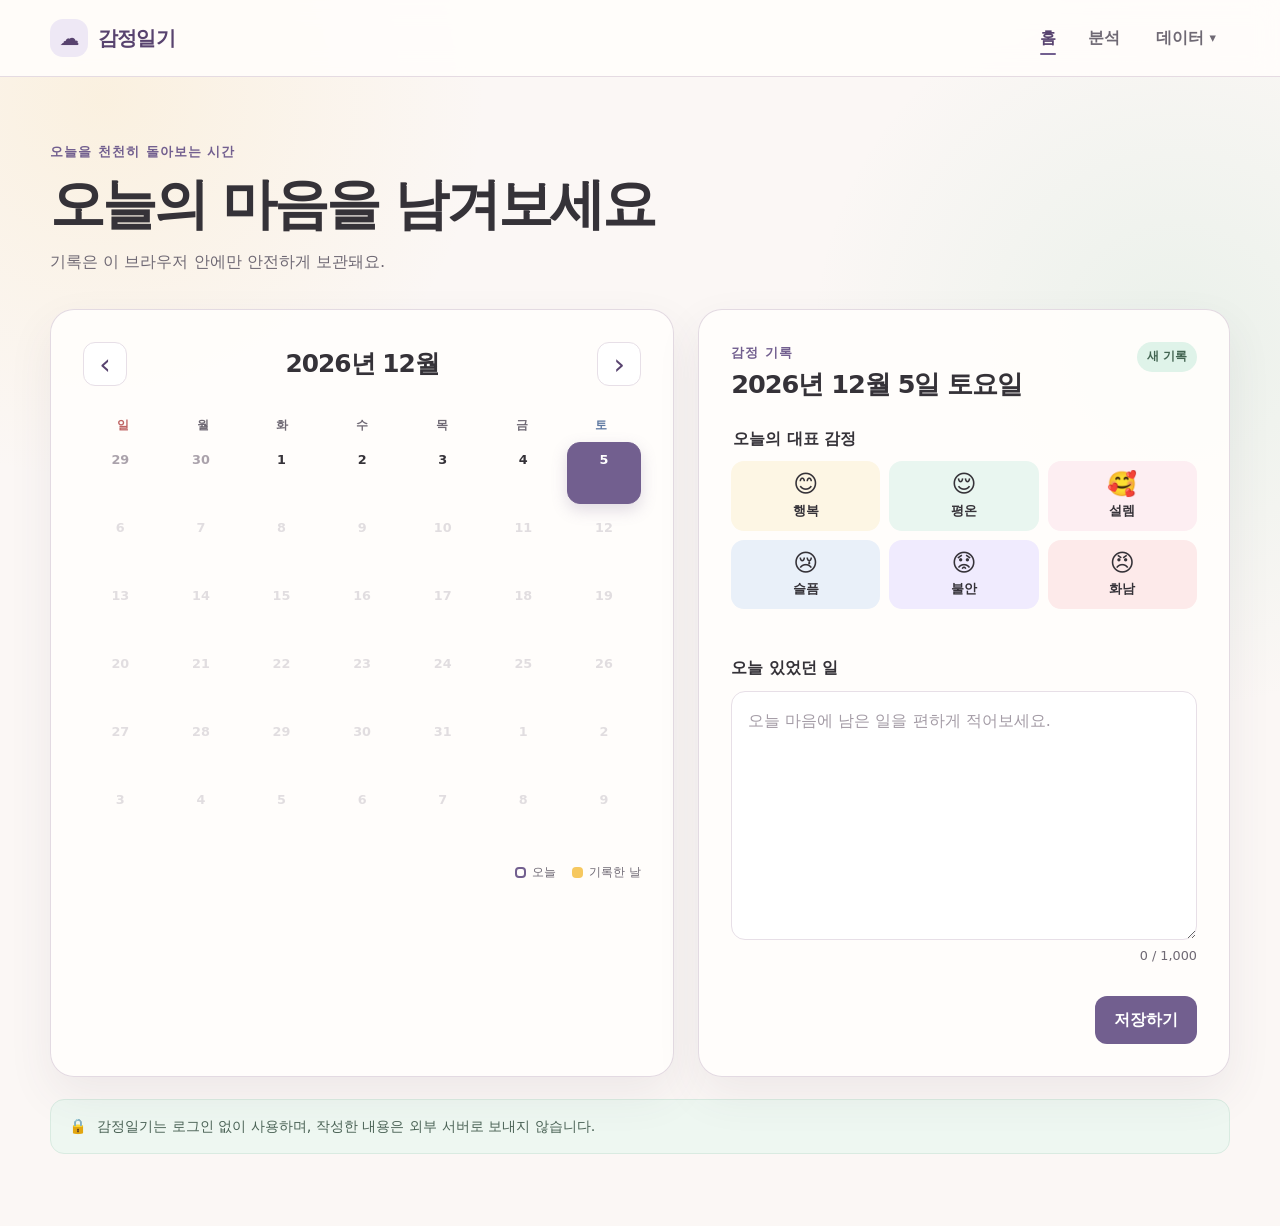
<file: index.html>
<!doctype html>
<html lang="ko">
  <head>
    <meta charset="UTF-8" />
    <meta name="viewport" content="width=device-width, initial-scale=1.0" />
    <meta
      name="description"
      content="오늘의 감정과 있었던 일을 내 브라우저에 차분히 기록하는 감정일기"
    />
    <title>홈 | 감정일기</title>
    <link rel="icon" href="assets/favicon.svg" type="image/svg+xml" />
    <link rel="stylesheet" href="assets/styles.css" />
    <script type="module" src="js/common-ui.js"></script>
    <script type="module" src="js/home.js"></script>
  </head>
  <body>
    <a class="skip-link" href="#main-content">본문으로 바로가기</a>

    <header class="site-header">
      <div class="header-inner">
        <a class="brand" href="index.html" aria-label="감정일기 홈">
          <span class="brand-mark" aria-hidden="true">☁️</span>
          <span>감정일기</span>
        </a>

        <div class="header-actions">
          <nav class="main-nav" aria-label="주요 메뉴">
            <a class="nav-link is-active" href="index.html" aria-current="page">홈</a>
            <a class="nav-link" href="analysis.html">분석</a>
          </nav>

          <details class="data-menu">
            <summary>데이터</summary>
            <div class="data-menu-panel">
              <a id="backup-button" href="#">백업하기</a>
              <button id="restore-button" type="button">복구하기</button>
              <p>기록을 파일로 보관하거나 이전 백업으로 되돌릴 수 있어요.</p>
            </div>
          </details>
          <input
            id="restore-file"
            class="visually-hidden"
            type="file"
            accept="application/json,.json"
            aria-label="백업 파일 선택"
          />
        </div>
      </div>
    </header>

    <main id="main-content" class="page-shell">
      <section class="page-intro" aria-labelledby="home-title">
        <p class="eyebrow">오늘을 천천히 돌아보는 시간</p>
        <h1 id="home-title">오늘의 마음을 남겨보세요</h1>
        <p>기록은 이 브라우저 안에만 안전하게 보관돼요.</p>
      </section>

      <div class="home-layout">
        <section class="panel calendar-panel" aria-labelledby="calendar-title">
          <div class="calendar-toolbar">
            <button id="calendar-previous" class="icon-button" type="button" aria-label="이전 달">‹</button>
            <h2 id="calendar-title" aria-live="polite"></h2>
            <button id="calendar-next" class="icon-button" type="button" aria-label="다음 달">›</button>
          </div>
          <div class="calendar-weekdays" aria-hidden="true">
            <span>일</span><span>월</span><span>화</span><span>수</span><span>목</span><span>금</span><span>토</span>
          </div>
          <div id="calendar-grid" class="calendar-grid" role="grid" aria-labelledby="calendar-title"></div>
          <div class="calendar-legend" aria-label="달력 표시 안내">
            <span><i class="legend-today" aria-hidden="true"></i>오늘</span>
            <span><i class="legend-entry" aria-hidden="true"></i>기록한 날</span>
          </div>
        </section>

        <section class="panel entry-panel" aria-labelledby="entry-title">
          <div class="panel-heading">
            <div>
              <p class="section-kicker">감정 기록</p>
              <h2 id="entry-title" aria-live="polite"></h2>
            </div>
            <span id="entry-status" class="status-chip">새 기록</span>
          </div>

          <form id="entry-form" class="entry-form" novalidate>
            <fieldset class="emotion-fieldset">
              <legend>오늘의 대표 감정</legend>
              <div id="emotion-options" class="emotion-options"></div>
              <p id="emotion-error" class="field-error" aria-live="polite"></p>
            </fieldset>

            <div class="content-field">
              <label for="entry-content">오늘 있었던 일</label>
              <textarea
                id="entry-content"
                name="content"
                rows="8"
                maxlength="1000"
                placeholder="오늘 마음에 남은 일을 편하게 적어보세요."
                aria-describedby="content-count content-error"
              ></textarea>
              <div class="field-meta">
                <p id="content-error" class="field-error" aria-live="polite"></p>
                <output id="content-count" for="entry-content">0 / 1,000</output>
              </div>
            </div>

            <div class="form-actions">
              <button id="save-entry" class="button button-primary" type="submit">저장하기</button>
              <button id="delete-entry" class="button button-danger" type="button" hidden>삭제하기</button>
            </div>
          </form>
        </section>
      </div>

      <aside class="privacy-note" aria-label="데이터 보관 안내">
        <span aria-hidden="true">🔒</span>
        <p>
          감정일기는 로그인 없이 사용하며, 작성한 내용은 외부 서버로 보내지 않습니다.
        </p>
      </aside>
    </main>
  </body>
</html>
</file>
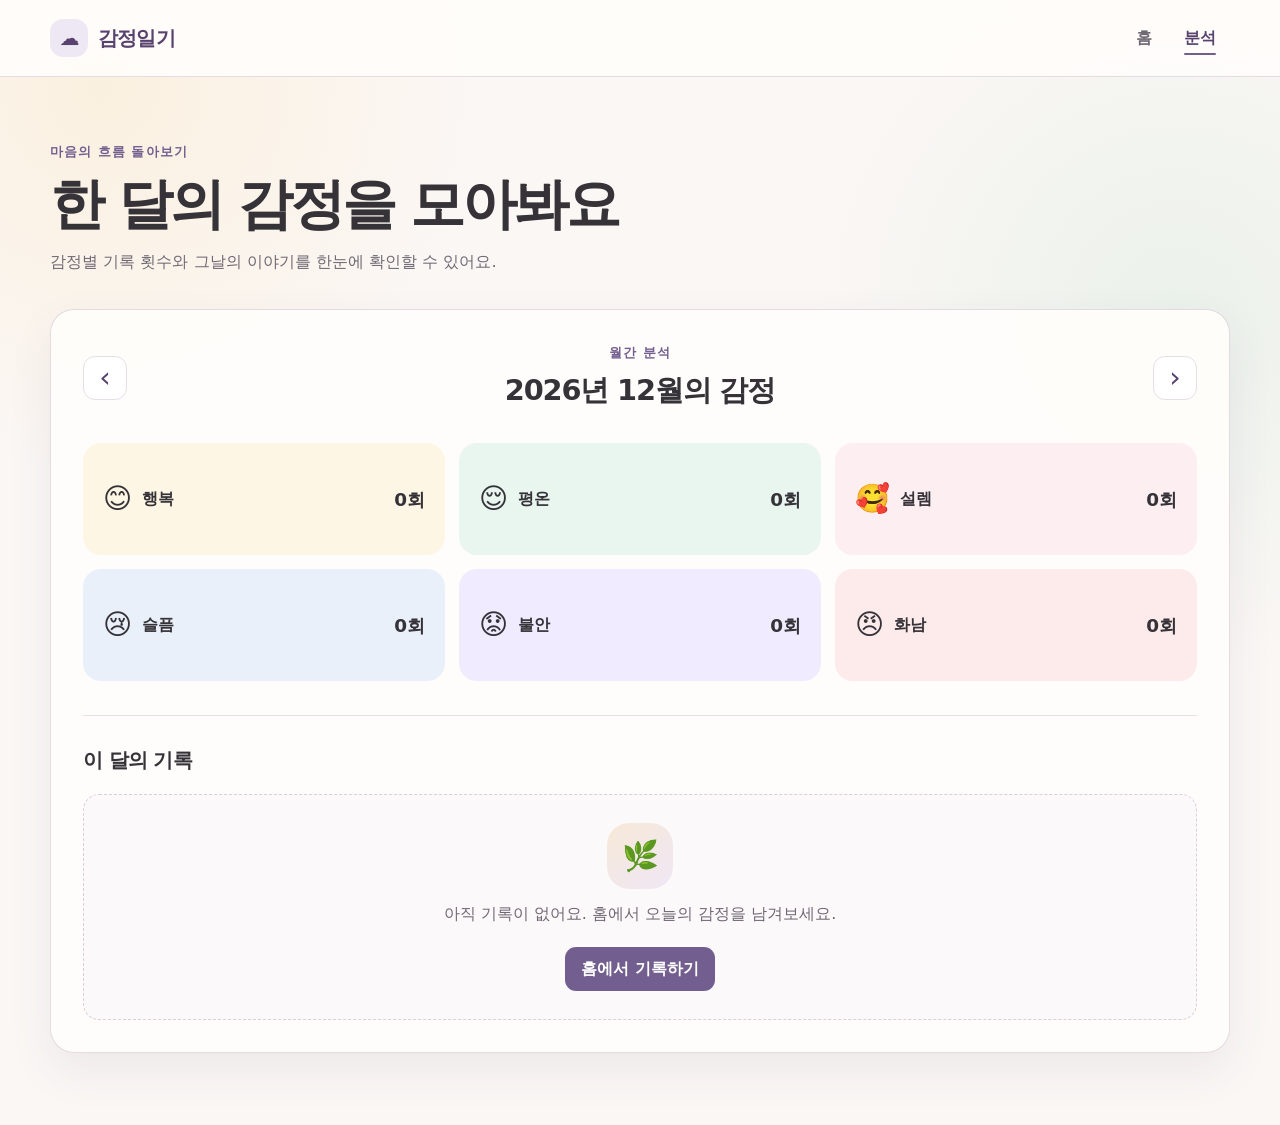
<file: analysis.html>
<!doctype html>
<html lang="ko">
  <head>
    <meta charset="UTF-8" />
    <meta name="viewport" content="width=device-width, initial-scale=1.0" />
    <meta
      name="description"
      content="한 달 동안 기록한 감정의 흐름과 관련 일기를 돌아보는 감정일기 분석"
    />
    <title>분석 | 감정일기</title>
    <link rel="icon" href="assets/favicon.svg" type="image/svg+xml" />
    <link rel="stylesheet" href="assets/styles.css" />
    <script type="module" src="js/common-ui.js"></script>
    <script type="module" src="js/analysis.js"></script>
  </head>
  <body>
    <a class="skip-link" href="#main-content">본문으로 바로가기</a>

    <header class="site-header">
      <div class="header-inner">
        <a class="brand" href="index.html" aria-label="감정일기 홈">
          <span class="brand-mark" aria-hidden="true">☁️</span>
          <span>감정일기</span>
        </a>

        <nav class="main-nav" aria-label="주요 메뉴">
          <a class="nav-link" href="index.html">홈</a>
          <a class="nav-link is-active" href="analysis.html" aria-current="page">분석</a>
        </nav>
      </div>
    </header>

    <main id="main-content" class="page-shell">
      <section class="page-intro" aria-labelledby="analysis-title">
        <p class="eyebrow">마음의 흐름 돌아보기</p>
        <h1 id="analysis-title">한 달의 감정을 모아봐요</h1>
        <p>감정별 기록 횟수와 그날의 이야기를 한눈에 확인할 수 있어요.</p>
      </section>

      <section class="panel analysis-panel" aria-labelledby="monthly-title">
        <div class="analysis-toolbar">
          <button id="analysis-previous" class="icon-button" type="button" aria-label="이전 달">‹</button>
          <div>
            <p class="section-kicker">월간 분석</p>
            <h2 id="monthly-title" aria-live="polite"></h2>
          </div>
          <button id="analysis-next" class="icon-button" type="button" aria-label="다음 달">›</button>
        </div>
        <div id="emotion-stats" class="emotion-stats" aria-label="감정별 기록 횟수"></div>

        <section class="records-section" aria-labelledby="record-list-title">
          <h2 id="record-list-title" aria-live="polite">기록을 선택해 주세요</h2>
          <div id="record-list"></div>
        </section>
      </section>
    </main>
  </body>
</html>
</file>
<file: assets/styles.css>
:root {
  color-scheme: light;
  --color-ink: #353238;
  --color-muted: #6f6974;
  --color-brand: #725f8f;
  --color-brand-strong: #58436f;
  --color-brand-soft: #eee8f5;
  --color-surface: #fffdfb;
  --color-border: #e7dfe7;
  --color-background: #fbf7f5;
  --color-mint: #dff3e9;
  --shadow-card: 0 18px 45px rgba(81, 62, 88, 0.08);
  --radius-large: 24px;
  --radius-medium: 14px;
}

*,
*::before,
*::after {
  box-sizing: border-box;
}

html {
  min-width: 320px;
  background: var(--color-background);
}

body {
  min-height: 100vh;
  margin: 0;
  color: var(--color-ink);
  background:
    radial-gradient(circle at 8% 8%, rgba(246, 200, 95, 0.14), transparent 24rem),
    radial-gradient(circle at 92% 28%, rgba(123, 200, 164, 0.13), transparent 23rem),
    var(--color-background);
  font-family:
    Pretendard, "Noto Sans KR", "Apple SD Gothic Neo", Inter, system-ui, sans-serif;
  line-height: 1.6;
  word-break: keep-all;
}

button,
input,
textarea,
select {
  font: inherit;
}

a {
  color: inherit;
}

.skip-link {
  position: fixed;
  z-index: 100;
  top: 12px;
  left: 12px;
  padding: 10px 14px;
  border-radius: 10px;
  color: white;
  background: var(--color-brand-strong);
  transform: translateY(-150%);
  transition: transform 160ms ease;
}

.skip-link:focus {
  transform: translateY(0);
}

:focus-visible {
  outline: 3px solid #8069a0;
  outline-offset: 3px;
}

.site-header {
  position: relative;
  z-index: 10;
  border-bottom: 1px solid rgba(220, 209, 218, 0.75);
  background: rgba(255, 253, 251, 0.9);
  backdrop-filter: blur(12px);
}

.header-inner {
  display: flex;
  width: min(1180px, calc(100% - 40px));
  min-height: 76px;
  margin: 0 auto;
  align-items: center;
  justify-content: space-between;
  gap: 24px;
}

.brand {
  display: inline-flex;
  min-height: 44px;
  align-items: center;
  gap: 10px;
  border-radius: 12px;
  color: var(--color-brand-strong);
  font-size: 1.25rem;
  font-weight: 800;
  letter-spacing: -0.04em;
  text-decoration: none;
}

.brand-mark {
  display: grid;
  width: 38px;
  height: 38px;
  border-radius: 13px;
  background: var(--color-brand-soft);
  place-items: center;
}

.header-actions,
.main-nav {
  display: flex;
  align-items: center;
}

.header-actions {
  gap: 8px;
}

.main-nav {
  gap: 4px;
}

.nav-link,
.data-menu > summary {
  min-height: 44px;
  padding: 10px 14px;
  border-radius: 10px;
  color: var(--color-muted);
  font-weight: 700;
  text-decoration: none;
  cursor: pointer;
}

.nav-link {
  position: relative;
}

.nav-link:hover,
.data-menu > summary:hover {
  color: var(--color-brand-strong);
  background: var(--color-brand-soft);
}

.nav-link.is-active {
  color: var(--color-brand-strong);
}

.nav-link.is-active::after {
  position: absolute;
  right: 14px;
  bottom: 6px;
  left: 14px;
  height: 2px;
  border-radius: 2px;
  background: var(--color-brand);
  content: "";
}

.data-menu {
  position: relative;
}

.data-menu > summary {
  display: flex;
  list-style: none;
  align-items: center;
  gap: 6px;
}

.data-menu > summary::-webkit-details-marker {
  display: none;
}

.data-menu > summary::after {
  content: "▾";
  font-size: 0.8rem;
  transition: transform 160ms ease;
}

.data-menu[open] > summary::after {
  transform: rotate(180deg);
}

.data-menu-panel {
  position: absolute;
  top: calc(100% + 8px);
  right: 0;
  display: grid;
  width: 230px;
  padding: 10px;
  border: 1px solid var(--color-border);
  border-radius: 14px;
  background: var(--color-surface);
  box-shadow: var(--shadow-card);
  gap: 6px;
}

.data-menu-panel button,
.data-menu-panel a {
  display: flex;
  min-height: 44px;
  padding: 9px 12px;
  align-items: center;
  border: 0;
  border-radius: 9px;
  color: var(--color-muted);
  background: #f5f0f4;
  text-align: left;
  text-decoration: none;
}

.data-menu-panel button:disabled {
  cursor: not-allowed;
  opacity: 0.65;
}

.data-menu-panel button:not(:disabled),
.data-menu-panel a {
  color: var(--color-ink);
  cursor: pointer;
}

.data-menu-panel button:not(:disabled):hover,
.data-menu-panel a:hover {
  background: var(--color-brand-soft);
}

.data-menu-panel p {
  margin: 4px 4px 0;
  color: var(--color-muted);
  font-size: 0.78rem;
  line-height: 1.5;
}

.page-shell {
  width: min(1180px, calc(100% - 40px));
  margin: 0 auto;
  padding: 64px 0 72px;
}

.page-intro {
  max-width: 720px;
  margin-bottom: 34px;
}

.eyebrow,
.section-kicker {
  margin: 0;
  color: var(--color-brand);
  font-size: 0.82rem;
  font-weight: 800;
  letter-spacing: 0.08em;
}

.eyebrow {
  text-transform: uppercase;
}

.page-intro h1 {
  margin: 10px 0 12px;
  font-size: clamp(2rem, 5vw, 3.45rem);
  line-height: 1.18;
  letter-spacing: -0.055em;
}

.page-intro > p:last-child {
  margin: 0;
  color: var(--color-muted);
  font-size: 1.02rem;
}

.home-layout {
  display: grid;
  grid-template-columns: minmax(0, 1.08fr) minmax(340px, 0.92fr);
  gap: 24px;
}

.panel {
  border: 1px solid rgba(224, 214, 223, 0.9);
  border-radius: var(--radius-large);
  background: rgba(255, 253, 251, 0.94);
  box-shadow: var(--shadow-card);
}

.calendar-panel,
.entry-panel,
.analysis-panel {
  padding: clamp(22px, 3vw, 32px);
}

.analysis-panel {
  min-height: 400px;
}

.panel-heading {
  display: flex;
  align-items: flex-start;
  justify-content: space-between;
  gap: 20px;
}

.panel-heading h2 {
  margin: 4px 0 0;
  font-size: clamp(1.25rem, 2vw, 1.6rem);
  line-height: 1.35;
  letter-spacing: -0.04em;
}

.status-chip {
  flex: none;
  padding: 5px 10px;
  border-radius: 999px;
  color: #426451;
  background: var(--color-mint);
  font-size: 0.77rem;
  font-weight: 800;
}

.feature-placeholder {
  display: flex;
  min-height: 300px;
  padding: 32px 24px;
  align-items: center;
  justify-content: center;
  flex-direction: column;
  text-align: center;
}

.placeholder-icon {
  display: grid;
  width: 66px;
  height: 66px;
  margin-bottom: 18px;
  border-radius: 22px;
  background: linear-gradient(145deg, #f7e9d8, #efe7f5);
  font-size: 1.85rem;
  place-items: center;
}

.feature-placeholder strong {
  font-size: 1.05rem;
}

.feature-placeholder p {
  max-width: 390px;
  margin: 8px 0 0;
  color: var(--color-muted);
  font-size: 0.92rem;
}

.text-link {
  display: inline-flex;
  min-height: 44px;
  margin-top: 20px;
  padding: 9px 16px;
  align-items: center;
  border-radius: 11px;
  color: white;
  background: var(--color-brand);
  font-weight: 800;
  text-decoration: none;
}

.text-link:hover {
  background: var(--color-brand-strong);
}

.privacy-note {
  display: flex;
  margin-top: 22px;
  padding: 15px 18px;
  align-items: flex-start;
  gap: 10px;
  border: 1px solid #d9ebe1;
  border-radius: var(--radius-medium);
  color: #4a6255;
  background: rgba(236, 248, 241, 0.82);
  font-size: 0.9rem;
}

.privacy-note p {
  margin: 0;
}

.visually-hidden {
  position: absolute !important;
  width: 1px !important;
  height: 1px !important;
  padding: 0 !important;
  overflow: hidden !important;
  clip: rect(0, 0, 0, 0) !important;
  white-space: nowrap !important;
  border: 0 !important;
}

.calendar-toolbar {
  display: grid;
  grid-template-columns: 44px 1fr 44px;
  align-items: center;
  gap: 10px;
}

.calendar-toolbar h2 {
  margin: 0;
  text-align: center;
  font-size: clamp(1.2rem, 2.2vw, 1.55rem);
  letter-spacing: -0.04em;
}

.icon-button {
  display: grid;
  width: 44px;
  height: 44px;
  padding: 0;
  border: 1px solid var(--color-border);
  border-radius: 12px;
  color: var(--color-brand-strong);
  background: #fff;
  cursor: pointer;
  font-size: 1.8rem;
  line-height: 1;
  place-items: center;
}

.icon-button:hover {
  border-color: #cdbdd7;
  background: var(--color-brand-soft);
}

.calendar-weekdays,
.calendar-grid {
  display: grid;
  grid-template-columns: repeat(7, minmax(0, 1fr));
}

.calendar-weekdays {
  margin-top: 22px;
  color: var(--color-muted);
  font-size: 0.78rem;
  font-weight: 800;
  text-align: center;
}

.calendar-weekdays span {
  padding: 7px 0;
}

.calendar-weekdays span:first-child {
  color: #bf6464;
}

.calendar-weekdays span:last-child {
  color: #5f79a2;
}

.calendar-grid {
  gap: 6px;
}

.calendar-day {
  position: relative;
  display: flex;
  min-width: 0;
  min-height: 62px;
  padding: 7px;
  align-items: center;
  border: 1px solid transparent;
  border-radius: 13px;
  color: var(--color-ink);
  background: transparent;
  cursor: pointer;
  flex-direction: column;
  gap: 2px;
}

.calendar-day:hover:not(:disabled) {
  background: #f6f0f6;
}

.calendar-day.is-outside {
  color: #aaa2ab;
}

.calendar-day:disabled {
  color: #c9c4ca;
  cursor: not-allowed;
  opacity: 0.55;
}

.calendar-day.is-today {
  border-color: var(--color-brand);
}

.calendar-day.is-selected {
  color: #fff;
  background: var(--color-brand);
  box-shadow: 0 6px 16px rgba(114, 95, 143, 0.22);
}

.calendar-day.has-entry::after {
  position: absolute;
  right: 5px;
  bottom: 5px;
  width: 7px;
  height: 7px;
  border: 1px solid rgba(255, 255, 255, 0.85);
  border-radius: 50%;
  background: var(--entry-color);
  content: "";
}

.calendar-day-number {
  font-size: 0.8rem;
  font-weight: 750;
}

.calendar-emotion {
  font-size: 1.12rem;
  line-height: 1;
}

.calendar-legend {
  display: flex;
  margin-top: 18px;
  justify-content: flex-end;
  gap: 16px;
  color: var(--color-muted);
  font-size: 0.78rem;
}

.calendar-legend span {
  display: inline-flex;
  align-items: center;
  gap: 6px;
}

.calendar-legend i {
  display: inline-block;
  width: 11px;
  height: 11px;
  border-radius: 4px;
}

.legend-today {
  border: 2px solid var(--color-brand);
}

.legend-entry {
  background: #f6c85f;
}

.entry-form {
  margin-top: 24px;
}

.emotion-fieldset {
  min-width: 0;
  margin: 0;
  padding: 0;
  border: 0;
}

.emotion-fieldset legend,
.content-field > label {
  display: block;
  margin-bottom: 10px;
  font-weight: 800;
}

.emotion-options {
  display: grid;
  grid-template-columns: repeat(3, minmax(0, 1fr));
  gap: 9px;
}

.emotion-button {
  display: flex;
  min-height: 66px;
  padding: 8px 5px;
  align-items: center;
  justify-content: center;
  border: 2px solid transparent;
  border-radius: 13px;
  color: var(--color-ink);
  background: color-mix(in srgb, var(--emotion-color) 17%, white);
  cursor: pointer;
  flex-direction: column;
  font-size: 0.82rem;
  font-weight: 800;
  gap: 2px;
}

.emotion-button:hover {
  border-color: color-mix(in srgb, var(--emotion-color) 75%, #555);
}

.emotion-button.is-selected {
  border-color: color-mix(in srgb, var(--emotion-color) 65%, #4a4252);
  background: color-mix(in srgb, var(--emotion-color) 30%, white);
  box-shadow: inset 0 0 0 2px #fff;
}

.emotion-emoji {
  font-size: 1.5rem;
  line-height: 1.1;
}

.content-field {
  margin-top: 22px;
}

.content-field textarea {
  display: block;
  width: 100%;
  min-height: 190px;
  padding: 15px 16px;
  resize: vertical;
  border: 1px solid var(--color-border);
  border-radius: 14px;
  color: var(--color-ink);
  background: #fff;
  line-height: 1.7;
}

.content-field textarea::placeholder {
  color: #a49ca6;
}

.content-field textarea:focus {
  border-color: var(--color-brand);
}

.field-meta {
  display: flex;
  min-height: 28px;
  margin-top: 6px;
  align-items: flex-start;
  justify-content: space-between;
  gap: 12px;
}

.field-error {
  min-height: 1.4em;
  margin: 6px 0 0;
  color: #b34d55;
  font-size: 0.8rem;
  font-weight: 700;
}

.field-meta .field-error {
  margin: 0;
}

#content-count {
  flex: none;
  color: var(--color-muted);
  font-size: 0.8rem;
}

.form-actions,
.confirm-dialog-actions {
  display: flex;
  margin-top: 22px;
  justify-content: flex-end;
  gap: 10px;
}

.button {
  min-height: 46px;
  padding: 10px 18px;
  border: 1px solid transparent;
  border-radius: 12px;
  cursor: pointer;
  font-weight: 800;
}

.button-primary {
  color: #fff;
  background: var(--color-brand);
}

.button-primary:hover {
  background: var(--color-brand-strong);
}

.button-secondary {
  border-color: var(--color-border);
  color: var(--color-ink);
  background: #fff;
}

.button-secondary:hover {
  background: #f4eff4;
}

.button-danger {
  color: #fff;
  background: #b94e58;
}

.button-danger:hover {
  background: #983d46;
}

[hidden] {
  display: none !important;
}

.toast-region {
  position: fixed;
  z-index: 1000;
  right: 18px;
  bottom: 18px;
  left: 18px;
  display: flex;
  justify-content: center;
  pointer-events: none;
}

.toast {
  max-width: 520px;
  padding: 13px 18px;
  border: 1px solid #d8cede;
  border-radius: 13px;
  color: #fff;
  background: #4d4355;
  box-shadow: 0 12px 34px rgba(48, 38, 54, 0.22);
  font-size: 0.9rem;
  font-weight: 750;
}

.toast-error {
  background: #9c3f49;
}

.toast-info {
  background: #536d8c;
}

.confirm-dialog {
  width: min(460px, calc(100% - 32px));
  padding: 0;
  border: 0;
  border-radius: 20px;
  color: var(--color-ink);
  background: var(--color-surface);
  box-shadow: 0 24px 70px rgba(39, 29, 45, 0.28);
}

.confirm-dialog::backdrop {
  background: rgba(42, 35, 46, 0.48);
  backdrop-filter: blur(2px);
}

.confirm-dialog-content {
  padding: 26px;
}

.confirm-dialog h2 {
  margin: 0;
  font-size: 1.3rem;
  letter-spacing: -0.035em;
}

.confirm-dialog-message {
  margin: 10px 0 0;
  color: var(--color-muted);
}

.analysis-toolbar {
  display: grid;
  grid-template-columns: 44px 1fr 44px;
  align-items: center;
  gap: 16px;
}

.analysis-toolbar > div {
  text-align: center;
}

.analysis-toolbar h2 {
  margin: 4px 0 0;
  font-size: clamp(1.35rem, 2.5vw, 1.8rem);
  letter-spacing: -0.04em;
}

.emotion-stats {
  display: grid;
  margin-top: 30px;
  grid-template-columns: repeat(3, minmax(0, 1fr));
  gap: 14px;
}

.emotion-stat-card {
  display: grid;
  min-height: 112px;
  padding: 18px;
  align-items: center;
  border: 2px solid transparent;
  border-radius: 18px;
  color: var(--color-ink);
  background: color-mix(in srgb, var(--emotion-color) 17%, white);
  cursor: pointer;
  grid-template-columns: auto 1fr auto;
  gap: 10px;
  text-align: left;
}

.emotion-stat-card:hover {
  border-color: color-mix(in srgb, var(--emotion-color) 70%, #5f5664);
}

.emotion-stat-card.is-selected {
  border-color: color-mix(in srgb, var(--emotion-color) 65%, #4a4252);
  background: color-mix(in srgb, var(--emotion-color) 30%, white);
  box-shadow: inset 0 0 0 2px #fff;
}

.stat-emoji {
  font-size: 1.75rem;
}

.emotion-stat-card strong {
  font-size: 1rem;
}

.stat-count {
  font-size: 1.15rem;
  font-weight: 900;
}

.records-section {
  margin-top: 34px;
  padding-top: 28px;
  border-top: 1px solid var(--color-border);
}

.records-section > h2 {
  margin: 0 0 18px;
  font-size: 1.25rem;
  letter-spacing: -0.035em;
}

.record-list {
  display: grid;
  gap: 12px;
}

.record-card {
  position: relative;
  padding: 18px 20px 18px 24px;
  overflow: hidden;
  border: 1px solid var(--color-border);
  border-radius: 15px;
  background: #fff;
}

.record-card::before {
  position: absolute;
  top: 0;
  bottom: 0;
  left: 0;
  width: 6px;
  background: var(--emotion-color);
  content: "";
}

.record-card header {
  display: flex;
  align-items: center;
  justify-content: space-between;
  gap: 14px;
}

.record-card time {
  color: var(--color-muted);
  font-size: 0.85rem;
  font-weight: 750;
}

.emotion-badge {
  padding: 4px 9px;
  border-radius: 999px;
  background: color-mix(in srgb, var(--emotion-color) 24%, white);
  font-size: 0.78rem;
  font-weight: 800;
}

.record-card p {
  margin: 12px 0 0;
  white-space: pre-wrap;
}

.records-empty {
  display: flex;
  min-height: 220px;
  padding: 28px 18px;
  align-items: center;
  justify-content: center;
  border: 1px dashed #d9cfd9;
  border-radius: 16px;
  color: var(--color-muted);
  background: #fcf9fb;
  flex-direction: column;
  text-align: center;
}

.records-empty .placeholder-icon {
  margin-bottom: 12px;
}

.records-empty p {
  margin: 0;
}

@media (max-width: 767px) {
  .header-inner {
    width: min(100% - 28px, 1180px);
    min-height: auto;
    padding: 12px 0;
    align-items: flex-start;
    flex-wrap: wrap;
    gap: 6px 16px;
  }

  .header-actions {
    width: 100%;
    justify-content: space-between;
  }

  .page-shell {
    width: min(100% - 28px, 1180px);
    padding: 42px 0 56px;
  }

  .page-intro {
    margin-bottom: 26px;
  }

  .home-layout {
    grid-template-columns: 1fr;
  }

  .feature-placeholder {
    min-height: 250px;
    padding: 28px 12px;
  }

  .calendar-panel,
  .entry-panel,
  .analysis-panel {
    padding: 20px;
  }

  .calendar-grid {
    gap: 3px;
  }

  .calendar-day {
    min-height: 52px;
    padding: 5px 2px;
    border-radius: 10px;
  }

  .calendar-day-number {
    font-size: 0.75rem;
  }

  .calendar-emotion {
    font-size: 1rem;
  }

  .emotion-options {
    grid-template-columns: repeat(3, minmax(0, 1fr));
    gap: 7px;
  }

  .emotion-stats {
    grid-template-columns: repeat(2, minmax(0, 1fr));
    gap: 9px;
  }

  .emotion-stat-card {
    min-height: 104px;
    padding: 13px;
    grid-template-columns: auto 1fr;
  }

  .stat-count {
    grid-column: 1 / -1;
  }

  .record-card header {
    align-items: flex-start;
    flex-direction: column;
    gap: 8px;
  }

  .form-actions .button {
    flex: 1;
  }

  .data-menu-panel {
    right: 0;
  }
}

@media (prefers-reduced-motion: reduce) {
  *,
  *::before,
  *::after {
    scroll-behavior: auto !important;
    transition-duration: 0.01ms !important;
  }
}
</file>
